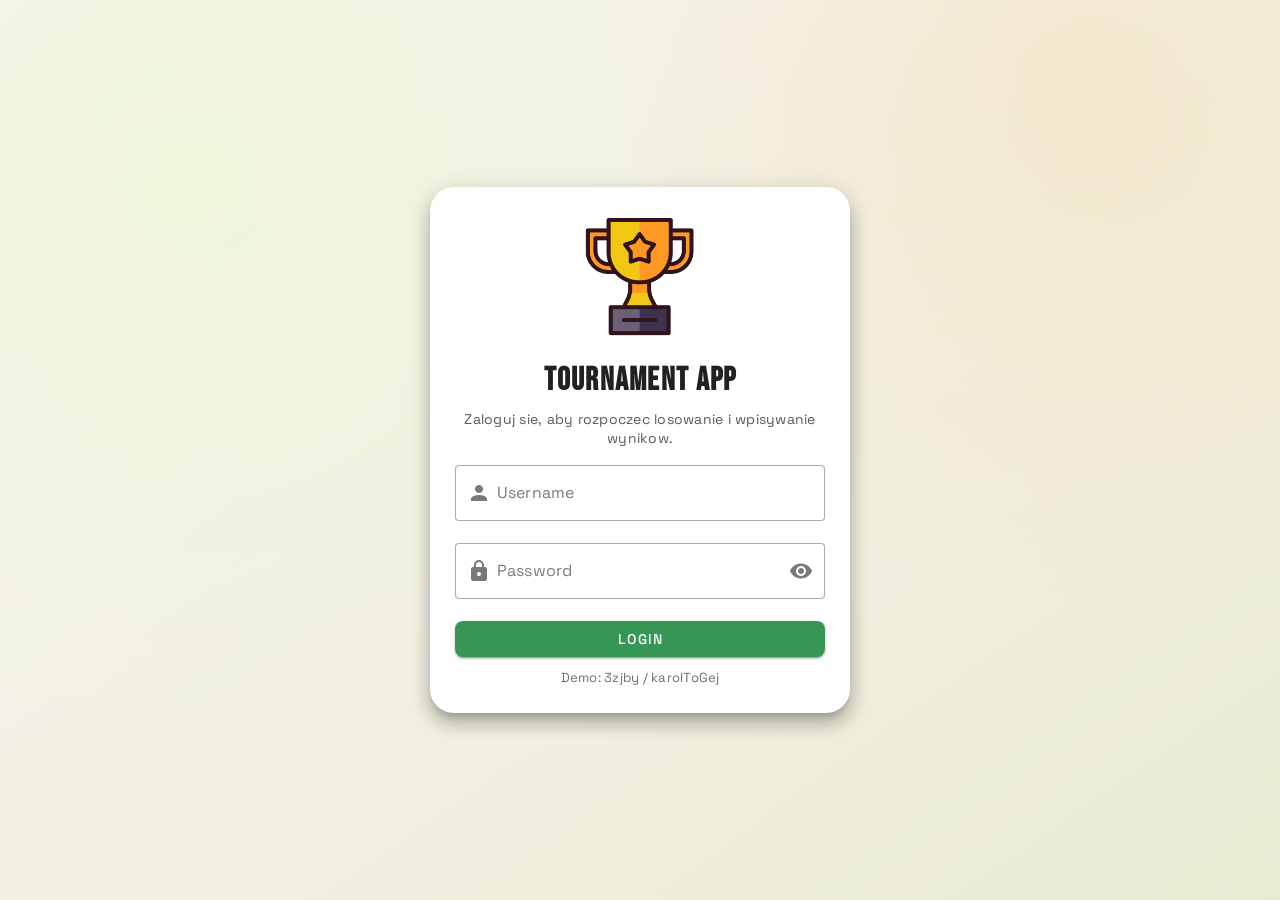
<file: diff/index.html>
<!doctype html><html lang=""><head><meta charset="utf-8"/><meta http-equiv="X-UA-Compatible" content="IE=edge"/><meta name="viewport" content="width=device-width,initial-scale=1"/><link rel="icon" href="../favicon.ico"/><title>project</title><script defer="defer" src="./js/chunk-vendors.66fdeb8a.js"></script><script defer="defer" src="./js/app.b07a7819.js"></script><link href="./css/chunk-vendors.7c9b82f5.css" rel="stylesheet"><link href="./css/app.b26c585d.css" rel="stylesheet"></head><body><noscript><strong>We're sorry but project doesn't work properly without JavaScript enabled. Please enable it to continue.</strong></noscript><div id="app"></div></body></html>
</file>
<file: diff/css/app.b26c585d.css>
@import url(https://fonts.googleapis.com/css2?family=Bebas+Neue&family=Space+Grotesk:wght@400;500;700&display=swap);.player-block[data-v-7b38288d]{display:flex;flex-direction:column;align-items:center}.player-card[data-v-7b38288d]{width:100%;max-width:320px}.team-row[data-v-7b38288d]{display:grid;grid-template-columns:18px 1fr auto;align-items:center;gap:10px}.team-name[data-v-7b38288d]{font-weight:600}.placeholder[data-v-7b38288d]{font-size:.92rem;opacity:.7}.action-btn[data-v-7b38288d]{width:100%;max-width:320px}.match-row[data-v-b3b23b8c]{display:grid;grid-template-columns:1fr 84px auto 84px 1fr;align-items:center;gap:8px;width:100%}.team-side[data-v-b3b23b8c]{display:flex;align-items:center;gap:8px;min-width:0}.team-side-right[data-v-b3b23b8c]{justify-content:flex-end}.team-name[data-v-b3b23b8c]{font-size:.9rem;font-weight:600;overflow:hidden;text-overflow:ellipsis;white-space:nowrap}.separator[data-v-b3b23b8c]{font-size:1.3rem;font-weight:700}.score-input[data-v-b3b23b8c]{max-width:84px}@media (max-width:560px){.match-row[data-v-b3b23b8c]{grid-template-columns:1fr;gap:6px}.separator[data-v-b3b23b8c]{display:none}.team-side-right[data-v-b3b23b8c]{justify-content:flex-start}}.group-card[data-v-9954d18e]{height:100%}.group-title[data-v-9954d18e]{font-family:Bebas Neue,cursive;letter-spacing:.05em;font-size:1.7rem}.selection-grid[data-v-9954d18e]{display:grid;gap:10px;grid-template-columns:repeat(2,minmax(0,1fr))}.team-choice[data-v-9954d18e]{display:flex;align-items:center;gap:10px}.matches-wrap[data-v-9954d18e]{margin-top:14px;display:grid;gap:8px}.placeholder[data-v-9954d18e]{margin-top:14px;font-size:.9rem;opacity:.7}@media (max-width:560px){.selection-grid[data-v-9954d18e]{grid-template-columns:1fr}}.knockout-card[data-v-1729b6d6]{overflow:hidden}.title[data-v-1729b6d6]{font-family:Bebas Neue,cursive;letter-spacing:.05em;font-size:1.7rem}.round-grid[data-v-1729b6d6]{display:grid;grid-template-columns:repeat(auto-fit,minmax(280px,1fr));gap:12px}.round-card[data-v-1729b6d6]{background:rgba(0,0,0,.03);border-radius:14px;padding:12px;border:1px solid rgba(0,0,0,.05)}.round-card h3[data-v-1729b6d6]{margin:0 0 10px;font-size:1rem;letter-spacing:.03em}.pair-row[data-v-1729b6d6]{display:grid;grid-template-columns:repeat(2,minmax(0,1fr));gap:8px;margin-bottom:8px}.match-box[data-v-1729b6d6]{margin-bottom:10px;padding:10px;border:1px dashed rgba(0,0,0,.12);border-radius:10px;background:hsla(0,0%,100%,.45)}.side-block[data-v-1729b6d6]{display:grid;grid-template-columns:minmax(0,1fr) 88px;gap:8px}.readonly-team[data-v-1729b6d6]{padding:0 10px;border-radius:10px;background:rgba(0,0,0,.04);min-height:40px}.readonly-team[data-v-1729b6d6],.team-choice[data-v-1729b6d6]{display:flex;align-items:center;gap:10px}.goals-input[data-v-1729b6d6]{max-width:88px}.penalty-row[data-v-1729b6d6]{margin:2px 0 0;display:flex;gap:8px;flex-wrap:wrap}.penalty-active[data-v-1729b6d6]{box-shadow:inset 0 0 0 2px rgba(31,111,78,.5)}.winner-chip[data-v-1729b6d6]{margin-top:12px;padding:10px;border-radius:10px;background:rgba(31,111,78,.15);font-weight:700}@media (max-width:900px){.pair-row[data-v-1729b6d6]{grid-template-columns:1fr}.side-block[data-v-1729b6d6]{grid-template-columns:minmax(0,1fr) 88px}}.results-card[data-v-f13485b8]{max-width:620px;margin:0 auto}.results-title[data-v-f13485b8]{font-family:Bebas Neue,cursive;letter-spacing:.05em;font-size:1.8rem}.row[data-v-f13485b8]{display:grid;grid-template-columns:44px 1fr auto;align-items:center;gap:10px;margin-bottom:8px;padding:10px;border-radius:12px;background:rgba(0,0,0,.04)}.position[data-v-f13485b8]{font-weight:700;font-size:1.1rem}.name[data-v-f13485b8]{font-weight:600}.score[data-v-f13485b8]{font-weight:700}.home-wrapper[data-v-7de516a7]{max-width:1400px;margin:0 auto;padding:48px 18px 90px}.hero[data-v-7de516a7]{padding:36px;border-radius:28px;background:linear-gradient(130deg,#1f6f4e,#3b8d6e 45%,#f1cf8b);color:#fff;box-shadow:0 16px 50px rgba(31,84,53,.3)}.hero h1[data-v-7de516a7]{margin:0;font-family:Bebas Neue,cursive;font-size:clamp(2.4rem,5vw,4rem);letter-spacing:.06em}.hero p[data-v-7de516a7]{margin:10px 0 0;max-width:620px;font-size:1.06rem}.hero-actions[data-v-7de516a7]{margin-top:24px;display:flex;align-items:center;gap:14px;flex-wrap:wrap}.stats-chip[data-v-7de516a7]{background:hsla(0,0%,100%,.2);padding:10px 16px;border-radius:999px;font-weight:700}section[data-v-7de516a7]{margin-top:38px}h2[data-v-7de516a7]{font-family:Bebas Neue,cursive;font-size:2rem;letter-spacing:.04em;margin-bottom:16px}.group-grid[data-v-7de516a7],.players-grid[data-v-7de516a7]{display:grid;gap:16px}.players-grid[data-v-7de516a7]{grid-template-columns:repeat(auto-fit,minmax(270px,1fr))}.group-grid[data-v-7de516a7]{grid-template-columns:repeat(auto-fit,minmax(320px,1fr))}.reveal-overlay[data-v-7de516a7]{position:fixed;inset:0;z-index:1200;background:radial-gradient(circle at 18% 20%,rgba(90,237,186,.18),transparent 40%),radial-gradient(circle at 83% 24%,hsla(40,78%,75%,.22),transparent 44%),linear-gradient(145deg,#07281d 4%,#103d2f 52%,#1a5d49);display:grid;place-items:center;overflow:hidden}.reveal-glow[data-v-7de516a7]{position:absolute;width:42vw;height:42vw;min-width:320px;min-height:320px;border-radius:50%;filter:blur(20px);opacity:.42;animation:pulse-glow-7de516a7 3.6s ease-in-out infinite}.reveal-glow-left[data-v-7de516a7]{left:-10vw;top:-8vw;background:#72e2b8}.reveal-glow-right[data-v-7de516a7]{right:-8vw;bottom:-10vw;background:#ffc87a;animation-delay:.8s}.reveal-content[data-v-7de516a7]{position:relative;width:min(900px,calc(100vw - 30px));padding:clamp(20px,4vw,44px);border-radius:30px;border:1px solid hsla(0,0%,100%,.2);background:rgba(7,23,17,.62);-webkit-backdrop-filter:blur(8px);backdrop-filter:blur(8px);box-shadow:0 28px 65px rgba(0,0,0,.45);color:#f3f6ef}.reveal-header[data-v-7de516a7]{text-align:center}.reveal-kicker[data-v-7de516a7]{display:inline-block;letter-spacing:.1em;text-transform:uppercase;font-size:.78rem;opacity:.82}.reveal-header h2[data-v-7de516a7]{margin:8px 0 6px;font-size:clamp(2.2rem,4.7vw,3.5rem);letter-spacing:.06em;color:#f9f8f1}.reveal-header p[data-v-7de516a7]{margin:0;font-weight:600;color:hsla(80,39%,95%,.86)}.reveal-card[data-v-7de516a7]{margin:24px auto 0;max-width:560px;border-radius:24px;padding:clamp(16px,2.4vw,24px);border:1px solid hsla(0,0%,100%,.14);background:linear-gradient(130deg,hsla(0,0%,100%,.1),hsla(0,0%,100%,.03));text-align:center}.owner-chip[data-v-7de516a7]{display:inline-block;padding:6px 12px;border-radius:999px;background:rgba(114,226,184,.2);color:#d9ffef;font-weight:700}.team-line[data-v-7de516a7]{margin-top:62px;display:flex;align-items:center;justify-content:center;gap:12px}.team-line h3[data-v-7de516a7]{margin:0;font-size:clamp(1.7rem,3.8vw,2.9rem);font-family:Bebas Neue,cursive;letter-spacing:.05em;min-height:1.25em}.typing-caret[data-v-7de516a7]{display:inline-block;margin-left:2px;animation:caret-blink-7de516a7 .8s step-end infinite}.reveal-flag[data-v-7de516a7]{transform-origin:center}.team-rating[data-v-7de516a7]{margin-top:6px;display:flex;justify-content:center}.reveal-actions[data-v-7de516a7]{margin-top:20px;display:flex;justify-content:center}.reveal-fade-enter-active[data-v-7de516a7],.reveal-fade-leave-active[data-v-7de516a7]{transition:opacity .3s ease}.reveal-fade-enter-from[data-v-7de516a7],.reveal-fade-leave-to[data-v-7de516a7]{opacity:0}.card-pop-enter-active[data-v-7de516a7]{animation:card-pop-7de516a7 .52s ease}.card-pop-leave-active[data-v-7de516a7]{transition:opacity .15s ease}.card-pop-leave-to[data-v-7de516a7]{opacity:0}.flag-pop-enter-active[data-v-7de516a7]{animation:flag-pop-7de516a7 .32s ease}.flag-pop-leave-active[data-v-7de516a7]{transition:opacity .15s ease}.flag-pop-leave-to[data-v-7de516a7]{opacity:0}@keyframes pulse-glow-7de516a7{0%,to{transform:scale(1) translateY(0)}50%{transform:scale(1.15) translateY(-8px)}}@keyframes card-pop-7de516a7{0%{transform:translateY(18px) scale(.95);opacity:0}70%{transform:translateY(0) scale(1.02);opacity:1}to{transform:translateY(0) scale(1);opacity:1}}@keyframes caret-blink-7de516a7{0%,50%{opacity:1}51%,to{opacity:0}}@keyframes flag-pop-7de516a7{0%{opacity:0;transform:scale(.75) rotate(-8deg)}to{opacity:1;transform:scale(1) rotate(0deg)}}@media (max-width:700px){.hero[data-v-7de516a7]{padding:28px 20px}.reveal-content[data-v-7de516a7]{border-radius:24px;padding:18px 16px 20px}.reveal-card[data-v-7de516a7]{margin-top:18px}.team-line[data-v-7de516a7]{margin-top:44px}}.login-page[data-v-cf1cc6f8]{min-height:100vh;display:flex;justify-content:center;align-items:center;padding:20px}.login-card[data-v-cf1cc6f8]{width:100%;max-width:420px;-webkit-backdrop-filter:blur(4px);backdrop-filter:blur(4px);border:1px solid hsla(0,0%,100%,.4)}.logo-wrap[data-v-cf1cc6f8]{display:flex;flex-direction:column;align-items:center;text-align:center}.logo-wrap h1[data-v-cf1cc6f8]{margin:0;font-family:Bebas Neue,cursive;letter-spacing:.04em;font-size:2rem}.logo-wrap p[data-v-cf1cc6f8]{margin:6px 0 16px;opacity:.75}.hint[data-v-cf1cc6f8]{text-align:center;margin-top:12px;font-size:.82rem;opacity:.65}.knockout[data-v-6a22611c]{margin-top:8px}.bracket[data-v-6a22611c]{display:flex;gap:16px;overflow-x:auto;padding-bottom:12px;align-items:flex-start}.round-column[data-v-6a22611c]{flex:0 0 auto;width:240px;display:flex;flex-direction:column;gap:12px}.round-title[data-v-6a22611c]{margin:0;font-family:Bebas Neue,cursive;letter-spacing:.05em;font-size:1.25rem;color:#14213d;position:sticky;top:0}.match-card[data-v-6a22611c]{border-radius:14px;border:1px solid rgba(20,33,61,.12);background:#fff;padding:10px;box-shadow:0 6px 16px rgba(20,33,61,.08)}.match-card.decided[data-v-6a22611c]{border-color:rgba(54,150,83,.55)}.match-no[data-v-6a22611c]{font-size:.7rem;letter-spacing:.06em;text-transform:uppercase;opacity:.55;margin-bottom:6px}.team-row[data-v-6a22611c]{display:grid;grid-template-columns:18px 1fr 64px;align-items:center;gap:8px;padding:4px;border-radius:8px}.team-row+.team-row[data-v-6a22611c]{margin-top:4px}.team-row.winner[data-v-6a22611c]{background:rgba(54,150,83,.12)}.team-row.winner .tname[data-v-6a22611c]{font-weight:700}.flag-placeholder[data-v-6a22611c]{width:18px;height:12px;border-radius:2px;background:rgba(20,33,61,.12)}.tname[data-v-6a22611c]{font-size:.86rem;white-space:nowrap;overflow:hidden;text-overflow:ellipsis}.goal-input[data-v-6a22611c]{width:64px}.penalty-row[data-v-6a22611c]{display:flex;flex-direction:column;gap:4px;margin-top:8px}.penalty-btn[data-v-6a22611c]{font-size:.72rem;padding:4px 8px;border-radius:999px;border:1px solid rgba(20,33,61,.25);background:transparent;cursor:pointer;transition:all .15s ease;text-align:center}.penalty-btn[data-v-6a22611c]:hover{border-color:#369653}.penalty-btn.active[data-v-6a22611c]{background:#369653;border-color:#369653;color:#fff;font-weight:700}.champion-banner[data-v-6a22611c]{margin-top:22px;padding:20px 24px;border-radius:20px;background:linear-gradient(130deg,#14213d,#1f4068 55%,#c9a227);color:#fff;display:flex;flex-direction:column;align-items:center;gap:8px;box-shadow:0 14px 36px rgba(20,33,61,.3)}.champion-kicker[data-v-6a22611c]{letter-spacing:.16em;text-transform:uppercase;font-size:.82rem;opacity:.9}.champion-team[data-v-6a22611c]{display:flex;align-items:center;gap:12px;font-size:1.8rem;font-family:Bebas Neue,cursive;letter-spacing:.05em}.champion-team.placeholder[data-v-6a22611c]{font-size:1.05rem;opacity:.85}@media (max-width:700px){.round-column[data-v-6a22611c]{width:210px}}.worldcup-wrapper[data-v-4864ac66]{max-width:1400px;margin:0 auto;padding:48px 18px 90px}.hero[data-v-4864ac66]{padding:36px;border-radius:28px;background:linear-gradient(130deg,#14213d,#1f4068 45%,#c9a227);color:#fff;box-shadow:0 16px 50px rgba(20,33,61,.35)}.hero-top[data-v-4864ac66]{display:flex;align-items:center;justify-content:space-between;gap:12px;margin-bottom:14px}.hero-kicker[data-v-4864ac66]{display:inline-block;letter-spacing:.14em;text-transform:uppercase;font-size:.78rem;opacity:.85}.hero h1[data-v-4864ac66]{margin:0;font-family:Bebas Neue,cursive;font-size:clamp(2.4rem,5vw,4rem);letter-spacing:.06em}.hero p[data-v-4864ac66]{margin:10px 0 0;max-width:640px;font-size:1.06rem}.hero-actions[data-v-4864ac66]{margin-top:24px;display:flex;align-items:center;gap:14px;flex-wrap:wrap}.stats-chip[data-v-4864ac66]{background:hsla(0,0%,100%,.2);padding:10px 16px;border-radius:999px;font-weight:700}section[data-v-4864ac66]{margin-top:38px}h2[data-v-4864ac66]{font-family:Bebas Neue,cursive;font-size:2rem;letter-spacing:.04em;margin-bottom:16px}.group-grid[data-v-4864ac66],.players-grid[data-v-4864ac66]{display:grid;gap:16px}.players-grid[data-v-4864ac66]{grid-template-columns:repeat(auto-fit,minmax(270px,1fr))}.group-grid[data-v-4864ac66]{grid-template-columns:repeat(auto-fit,minmax(330px,1fr))}.group-card[data-v-4864ac66]{height:100%}.group-title[data-v-4864ac66]{font-family:Bebas Neue,cursive;letter-spacing:.05em;font-size:1.7rem}.team-list[data-v-4864ac66]{display:grid;gap:8px;margin-bottom:14px}.team-list-item[data-v-4864ac66]{display:flex;align-items:center;gap:10px;padding:6px 10px;border-radius:12px;background:rgba(20,33,61,.05)}.team-list-item.qualified[data-v-4864ac66]{background:rgba(54,150,83,.14);box-shadow:inset 3px 0 0 #369653}.team-list-item.third-place[data-v-4864ac66]{background:rgba(201,162,39,.16);box-shadow:inset 3px 0 0 #c9a227}.team-rank[data-v-4864ac66]{width:18px;text-align:center;font-weight:800;font-size:.82rem;opacity:.7}.team-name[data-v-4864ac66]{font-weight:600}.team-points[data-v-4864ac66]{margin-left:auto;font-size:.78rem;font-weight:700;opacity:.75;white-space:nowrap}.team-owner[data-v-4864ac66]{font-size:.78rem;font-weight:700;color:#1f4068;background:rgba(201,162,39,.18);padding:3px 10px;border-radius:999px}.matches-wrap[data-v-4864ac66]{display:grid;gap:8px}.knockout-hint[data-v-4864ac66]{margin:-6px 0 16px;max-width:760px;opacity:.75}.reveal-overlay[data-v-4864ac66]{position:fixed;inset:0;z-index:1200;background:radial-gradient(circle at 18% 20%,rgba(94,132,214,.22),transparent 40%),radial-gradient(circle at 83% 24%,rgba(201,162,39,.24),transparent 44%),linear-gradient(145deg,#0a162e 4%,#14213d 52%,#1f4068);display:grid;place-items:center;overflow:hidden}.reveal-glow[data-v-4864ac66]{position:absolute;width:42vw;height:42vw;min-width:320px;min-height:320px;border-radius:50%;filter:blur(20px);opacity:.42;animation:pulse-glow-4864ac66 3.6s ease-in-out infinite}.reveal-glow-left[data-v-4864ac66]{left:-10vw;top:-8vw;background:#5e84d6}.reveal-glow-right[data-v-4864ac66]{right:-8vw;bottom:-10vw;background:#e7c14b;animation-delay:.8s}.reveal-content[data-v-4864ac66]{position:relative;width:min(900px,calc(100vw - 30px));padding:clamp(20px,4vw,44px);border-radius:30px;border:1px solid hsla(0,0%,100%,.2);background:rgba(8,18,38,.62);-webkit-backdrop-filter:blur(8px);backdrop-filter:blur(8px);box-shadow:0 28px 65px rgba(0,0,0,.45);color:#f3f6ef}.reveal-header[data-v-4864ac66]{text-align:center}.reveal-kicker[data-v-4864ac66]{display:inline-block;letter-spacing:.1em;text-transform:uppercase;font-size:.78rem;opacity:.82}.reveal-header h2[data-v-4864ac66]{margin:8px 0 6px;font-size:clamp(2.2rem,4.7vw,3.5rem);letter-spacing:.06em;color:#f9f8f1}.reveal-header p[data-v-4864ac66]{margin:0;font-weight:600;color:hsla(80,39%,95%,.86)}.reveal-card[data-v-4864ac66]{margin:24px auto 0;max-width:560px;border-radius:24px;padding:clamp(16px,2.4vw,24px);border:1px solid hsla(0,0%,100%,.14);background:linear-gradient(130deg,hsla(0,0%,100%,.1),hsla(0,0%,100%,.03));text-align:center}.owner-chip[data-v-4864ac66]{display:inline-block;padding:6px 12px;border-radius:999px;background:rgba(94,132,214,.24);color:#dce7ff;font-weight:700}.team-line[data-v-4864ac66]{margin-top:62px;display:flex;align-items:center;justify-content:center;gap:12px}.team-line h3[data-v-4864ac66]{margin:0;font-size:clamp(1.7rem,3.8vw,2.9rem);font-family:Bebas Neue,cursive;letter-spacing:.05em;min-height:1.25em}.typing-caret[data-v-4864ac66]{display:inline-block;margin-left:2px;animation:caret-blink-4864ac66 .8s step-end infinite}.reveal-flag[data-v-4864ac66]{transform-origin:center}.team-rating[data-v-4864ac66]{margin-top:6px;display:flex;justify-content:center}.reveal-actions[data-v-4864ac66]{margin-top:20px;display:flex;justify-content:center}.reveal-fade-enter-active[data-v-4864ac66],.reveal-fade-leave-active[data-v-4864ac66]{transition:opacity .3s ease}.reveal-fade-enter-from[data-v-4864ac66],.reveal-fade-leave-to[data-v-4864ac66]{opacity:0}.card-pop-enter-active[data-v-4864ac66]{animation:card-pop-4864ac66 .52s ease}.card-pop-leave-active[data-v-4864ac66]{transition:opacity .15s ease}.card-pop-leave-to[data-v-4864ac66]{opacity:0}.flag-pop-enter-active[data-v-4864ac66]{animation:flag-pop-4864ac66 .32s ease}.flag-pop-leave-active[data-v-4864ac66]{transition:opacity .15s ease}.flag-pop-leave-to[data-v-4864ac66]{opacity:0}@keyframes pulse-glow-4864ac66{0%,to{transform:scale(1) translateY(0)}50%{transform:scale(1.15) translateY(-8px)}}@keyframes card-pop-4864ac66{0%{transform:translateY(18px) scale(.95);opacity:0}70%{transform:translateY(0) scale(1.02);opacity:1}to{transform:translateY(0) scale(1);opacity:1}}@keyframes caret-blink-4864ac66{0%,50%{opacity:1}51%,to{opacity:0}}@keyframes flag-pop-4864ac66{0%{opacity:0;transform:scale(.75) rotate(-8deg)}to{opacity:1;transform:scale(1) rotate(0deg)}}@media (max-width:700px){.hero[data-v-4864ac66]{padding:28px 20px}.reveal-content[data-v-4864ac66]{border-radius:24px;padding:18px 16px 20px}.reveal-card[data-v-4864ac66]{margin-top:18px}}body,html{height:100%;margin:0;padding:0;font-family:Space Grotesk,sans-serif}#app{min-height:100%}.page{background:radial-gradient(circle at 15% 20%,hsla(79,62%,91%,.9),transparent 42%),radial-gradient(circle at 85% 10%,hsla(36,86%,72%,.2),transparent 38%),linear-gradient(145deg,#f7f6f0,#f1efdf 65%,#e8ebd2)}
</file>
